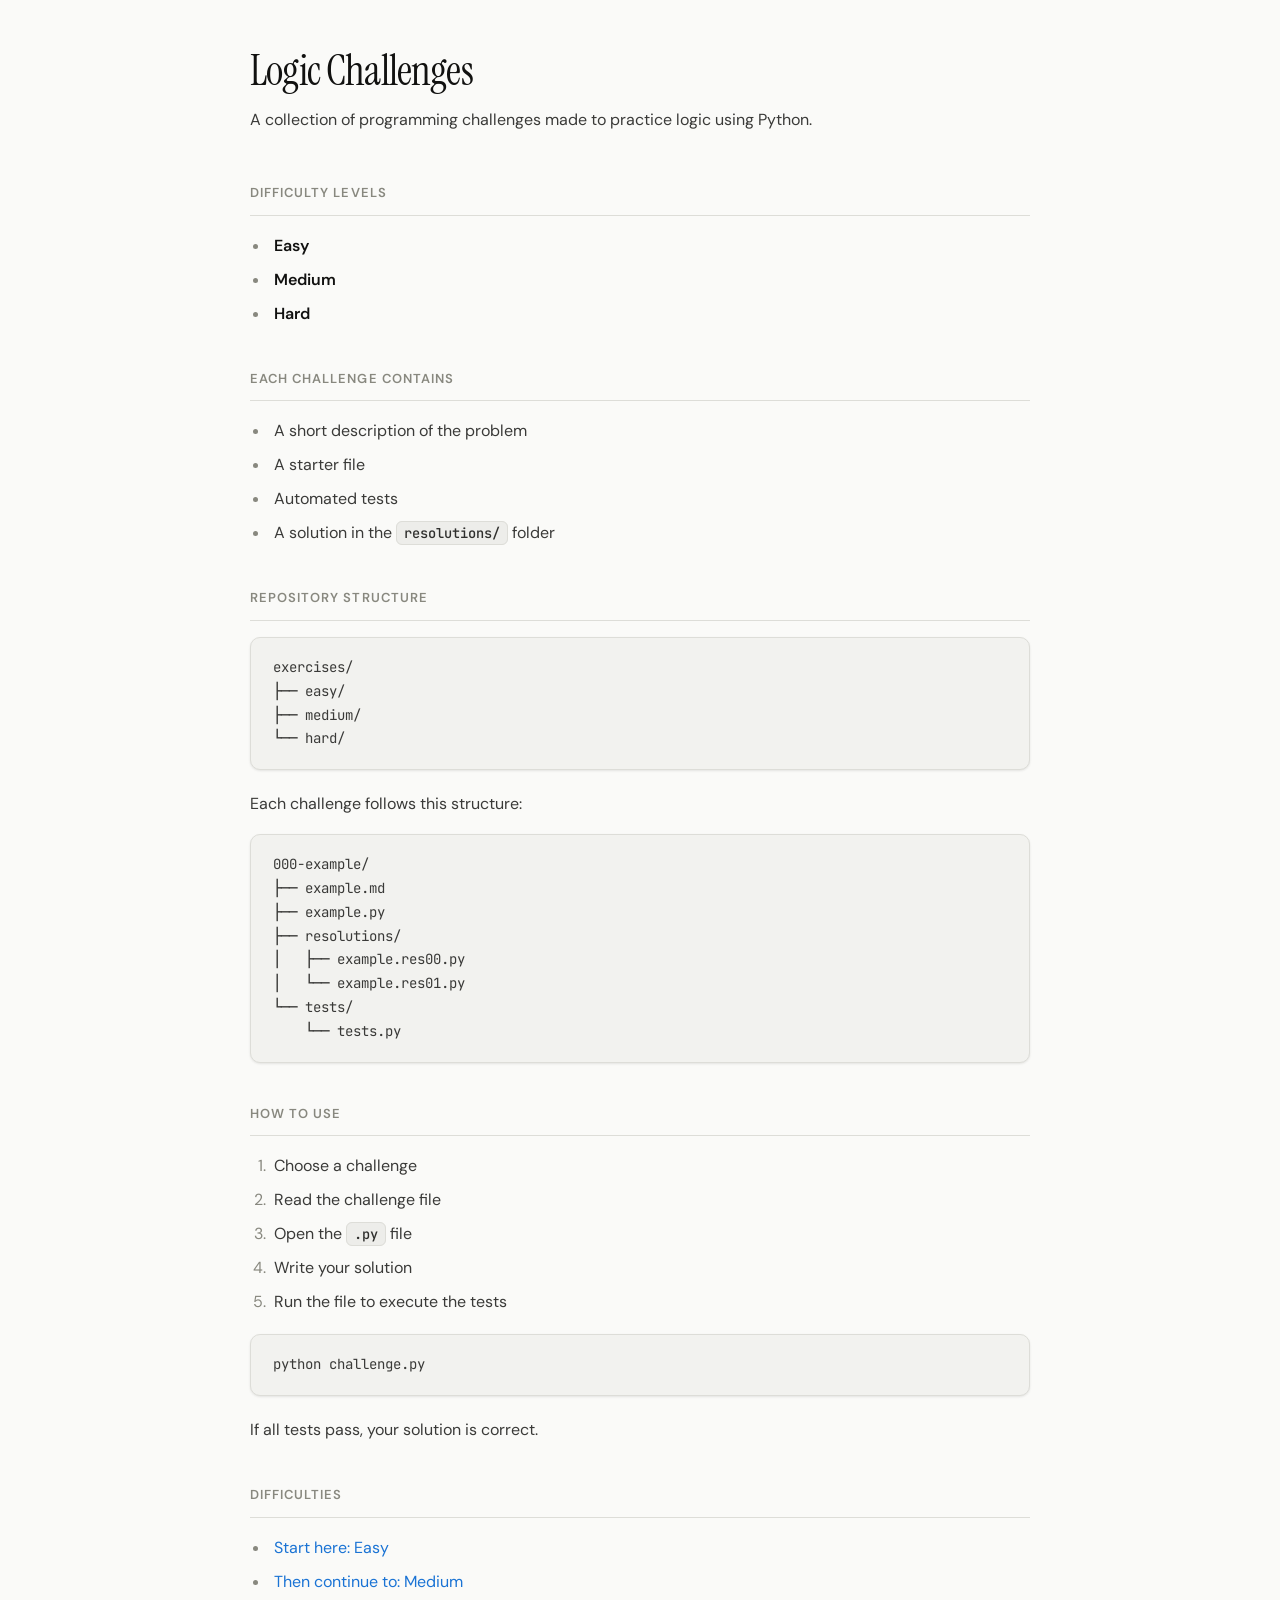
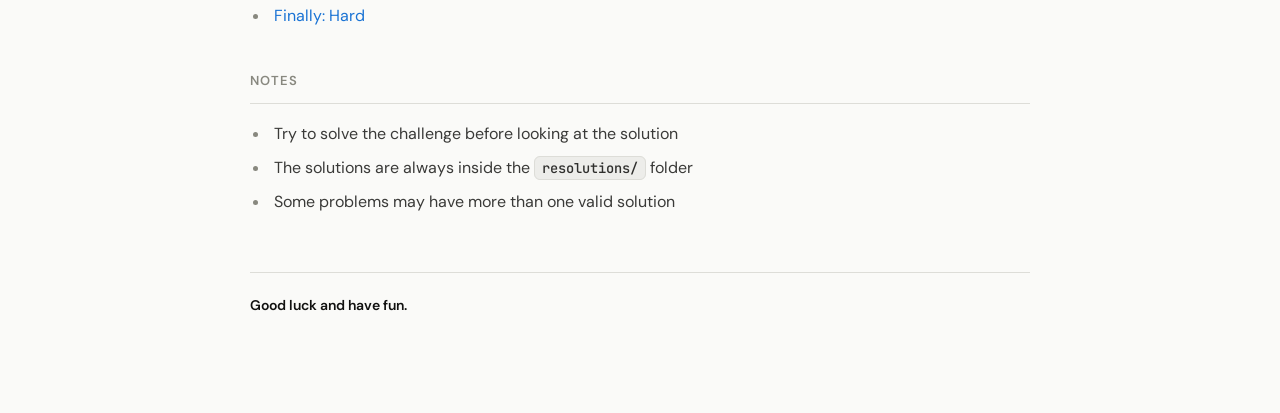
<file: index.html>
<!DOCTYPE html>
<html lang="en">
<head>
  <meta charset="UTF-8">
  <meta name="viewport" content="width=device-width, initial-scale=1.0">
  <title>Logic Challenges</title>
  <link rel="stylesheet" href="./index.css">
</head>
<body>
  <main>
    <header>
      <h1>Logic Challenges</h1>
      <p>A collection of programming challenges made to practice logic using Python.</p>
    </header>

    <section>
      <h2>Difficulty Levels</h2>
      <ul>
        <li><strong>Easy</strong></li>
        <li><strong>Medium</strong></li>
        <li><strong>Hard</strong></li>
      </ul>
    </section>

    <section>
      <h2>Each Challenge Contains</h2>
      <ul>
        <li>A short description of the problem</li>
        <li>A starter file</li>
        <li>Automated tests</li>
        <li>A solution in the <code>resolutions/</code> folder</li>
      </ul>
    </section>

    <section>
      <h2>Repository Structure</h2>

      <pre><code>exercises/
├── easy/
├── medium/
└── hard/</code></pre>

      <p>Each challenge follows this structure:</p>

      <pre><code>000-example/
├── example.md
├── example.py
├── resolutions/
│   ├── example.res00.py
│   └── example.res01.py
└── tests/
    └── tests.py</code></pre>
    </section>

    <section>
      <h2>How To Use</h2>

      <ol>
        <li>Choose a challenge</li>
        <li>Read the challenge file</li>
        <li>Open the <code>.py</code> file</li>
        <li>Write your solution</li>
        <li>Run the file to execute the tests</li>
      </ol>

      <pre><code>python challenge.py</code></pre>

      <p>If all tests pass, your solution is correct.</p>
    </section>

    <section>
      <h2>Difficulties</h2>

      <ul>
        <li><a href="./exercises/easy/easy.html">Start here: Easy</a></li>
        <li><a href="./exercises/medium/medium.html">Then continue to: Medium</a></li>
        <li><a href="./exercises/hard/hard.html">Finally: Hard</a></li>
      </ul>
    </section>

    <section>
      <h2>Notes</h2>

      <ul>
        <li>Try to solve the challenge before looking at the solution</li>
        <li>The solutions are always inside the <code>resolutions/</code> folder</li>
        <li>Some problems may have more than one valid solution</li>
      </ul>
    </section>

    <footer>
      <p><strong>Good luck and have fun.</strong></p>
    </footer>
  </main>
</body>
</html>
</file>
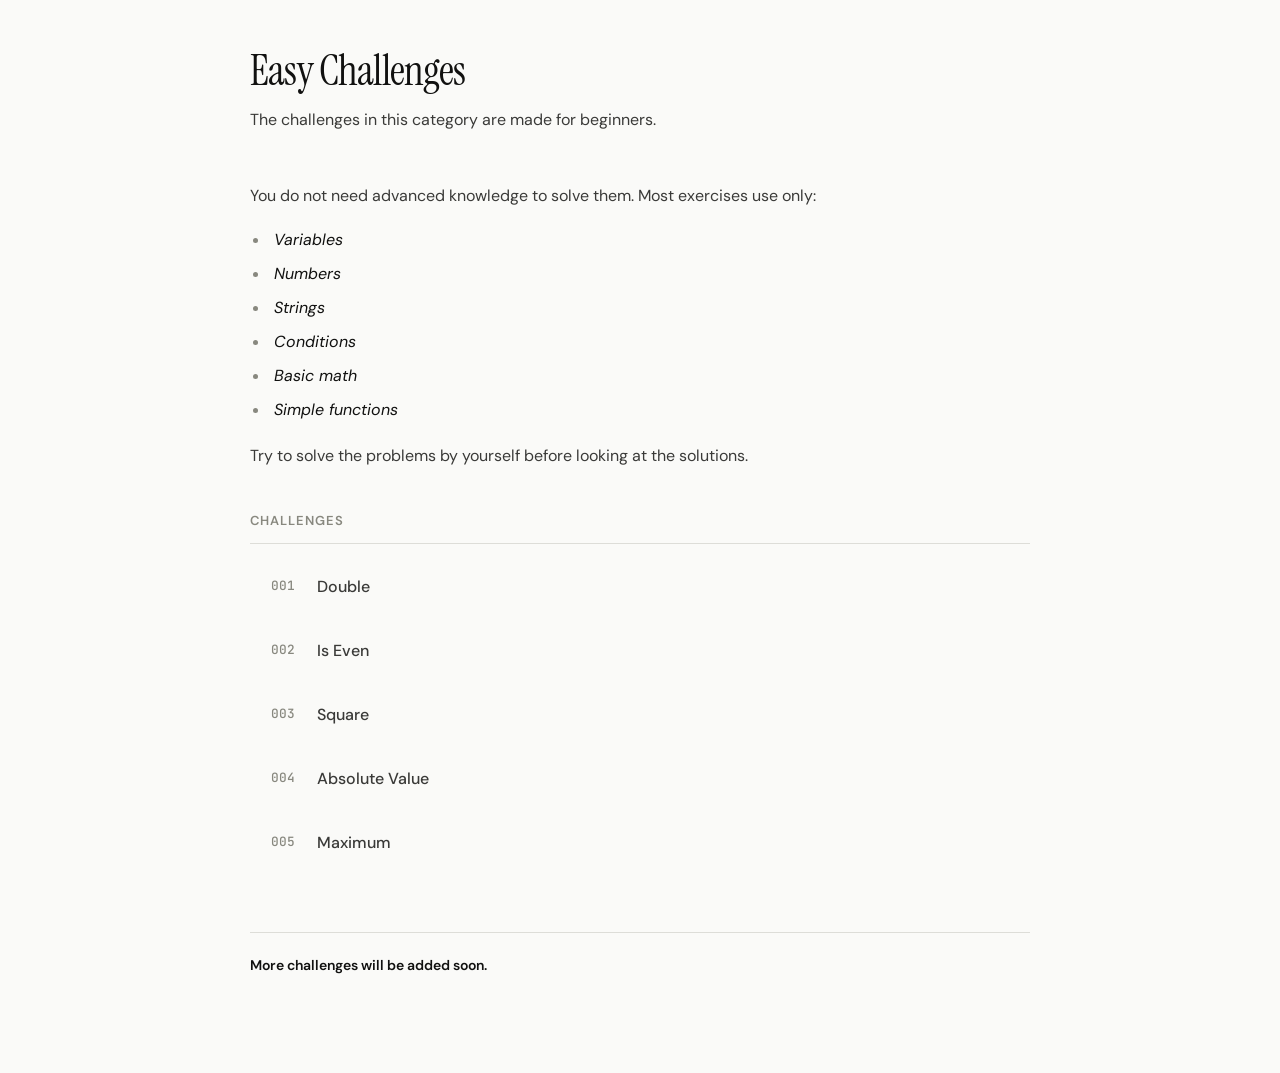
<file: exercises/easy/easy.html>
<!DOCTYPE html>
<html lang="en">
<head>
  <meta charset="UTF-8">
  <meta name="viewport" content="width=device-width, initial-scale=1.0">
  <title>Easy Challenges</title>
  <link rel="stylesheet" href="../../index.css">
</head>
<body>
  <main>
    <header>
      <h1>Easy Challenges</h1>
      <p>The challenges in this category are made for beginners.</p>
    </header>

    <section>
      <p>
        You do not need advanced knowledge to solve them. Most exercises use only:
      </p>

      <ul>
        <li><em>Variables</em></li>
        <li><em>Numbers</em></li>
        <li><em>Strings</em></li>
        <li><em>Conditions</em></li>
        <li><em>Basic math</em></li>
        <li><em>Simple functions</em></li>
      </ul>

      <p>
        Try to solve the problems by yourself before looking at the solutions.
      </p>
    </section>

    <section>
      <h2>Challenges</h2>

      <ul class="challenge-list">
        <li>
          <a href="./001-double/double.html">
            <span class="challenge-number">001</span>
            <span class="challenge-name">Double</span>
          </a>
        </li>
        
        <li>
          <a href="./002-is-even/is-even.html">
            <span class="challenge-number">002</span>
            <span class="challenge-name">Is Even</span>
          </a>
        </li>
        
        <li>
          <a href="./003-square/square.html">
            <span class="challenge-number">003</span>
            <span class="challenge-name">Square</span>
          </a>
        </li>
        
        <li>
          <a href="./004-absolute-value/absolute-value.html">
            <span class="challenge-number">004</span>
            <span class="challenge-name">Absolute Value</span>
          </a>
        </li>
        
        <li>
          <a href="./005-maximum/maximum.html">
            <span class="challenge-number">005</span>
            <span class="challenge-name">Maximum</span>
          </a>
        </li>
        
        
      </ul>
    </section>

    <footer>
      <p><strong>More challenges will be added soon.</strong></p>
    </footer>
  </main>
</body>
</html>
</file>
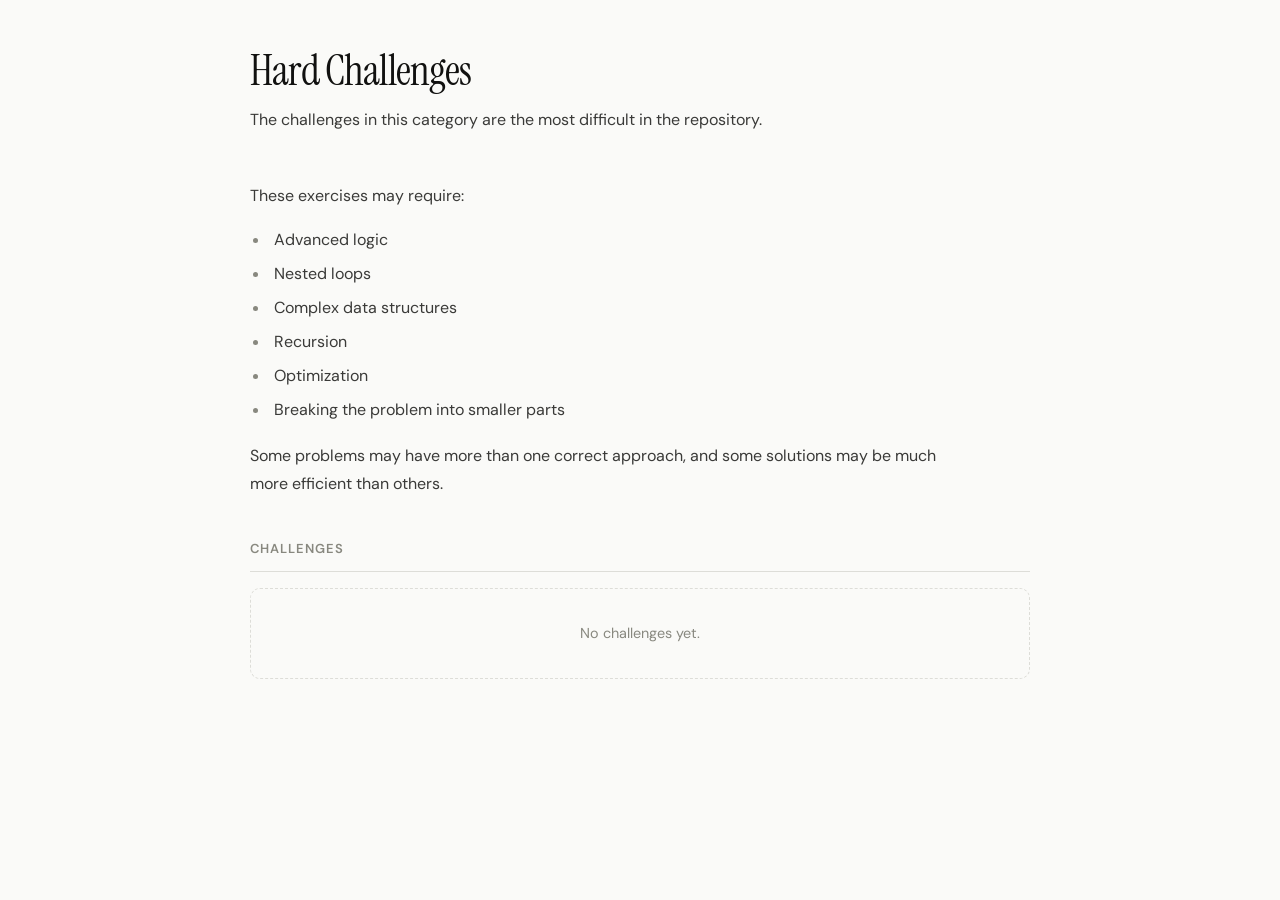
<file: exercises/hard/hard.html>
<!DOCTYPE html>
<html lang="en">
<head>
  <meta charset="UTF-8">
  <meta name="viewport" content="width=device-width, initial-scale=1.0">
  <title>Hard Challenges</title>
  <link rel="stylesheet" href="../../index.css">
</head>
<body>
  <main>
    <header>
      <h1>Hard Challenges</h1>
      <p>
        The challenges in this category are the most difficult in the repository.
      </p>
    </header>

    <section>
      <p>These exercises may require:</p>

      <ul>
        <li>Advanced logic</li>
        <li>Nested loops</li>
        <li>Complex data structures</li>
        <li>Recursion</li>
        <li>Optimization</li>
        <li>Breaking the problem into smaller parts</li>
      </ul>

      <p>
        Some problems may have more than one correct approach, and some solutions may be much more efficient than others.
      </p>
    </section>

    <section>
      <h2>Challenges</h2>

      <div class="empty-state">
        <p>No challenges yet.</p>
      </div>
    </section>
  </main>
</body>
</html>
</file>
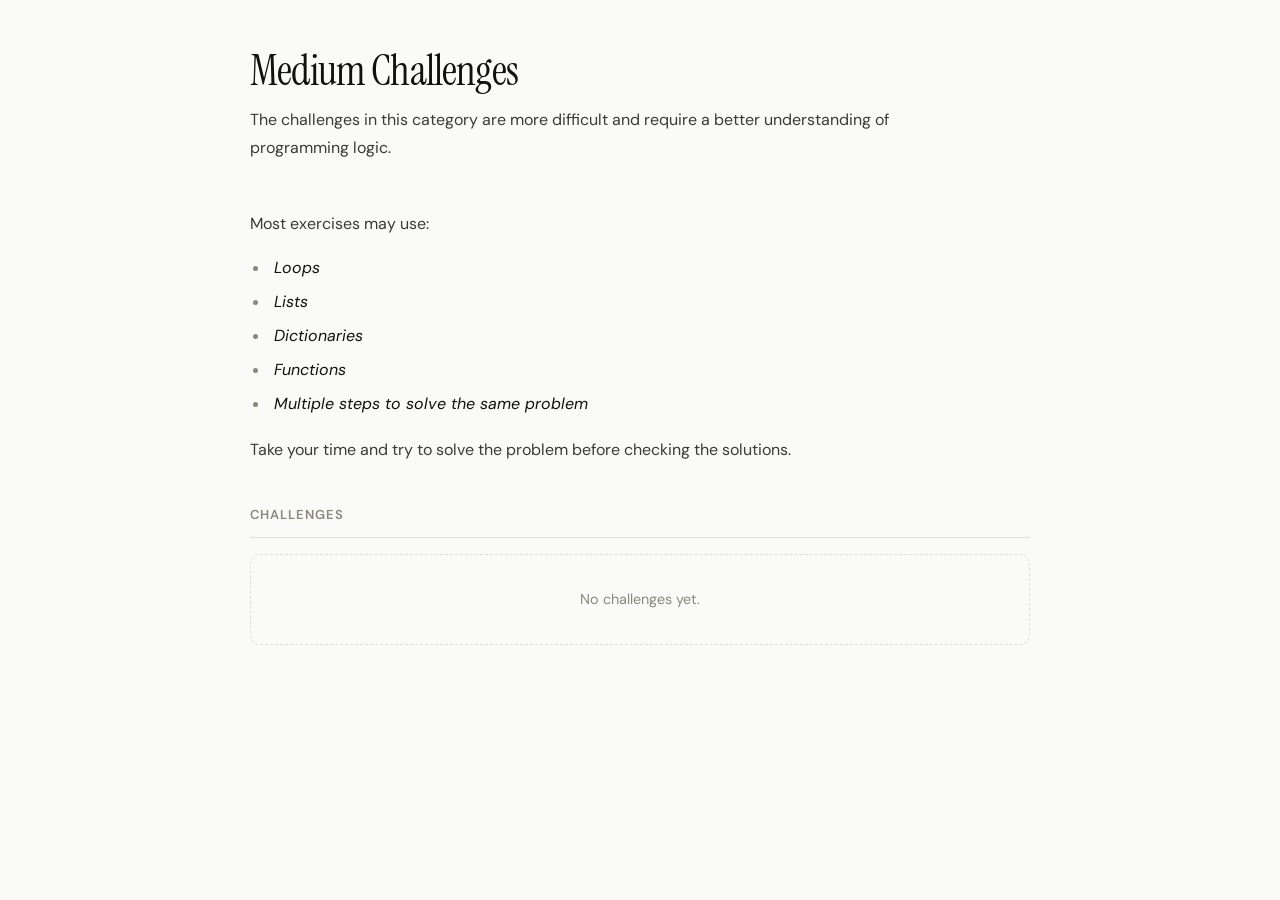
<file: exercises/medium/medium.html>
<!DOCTYPE html>
<html lang="en">
<head>
  <meta charset="UTF-8">
  <meta name="viewport" content="width=device-width, initial-scale=1.0">
  <title>Medium Challenges</title>
  <link rel="stylesheet" href="../../index.css">
</head>
<body>
  <main>
    <header>
      <h1>Medium Challenges</h1>
      <p>
        The challenges in this category are more difficult and require a better understanding of programming logic.
      </p>
    </header>

    <section>
      <p>Most exercises may use:</p>

      <ul>
        <li><em>Loops</em></li>
        <li><em>Lists</em></li>
        <li><em>Dictionaries</em></li>
        <li><em>Functions</em></li>
        <li><em>Multiple steps to solve the same problem</em></li>
      </ul>

      <p>
        Take your time and try to solve the problem before checking the solutions.
      </p>
    </section>

    <section>
      <h2>Challenges</h2>

      <div class="empty-state">
        <p>No challenges yet.</p>
      </div>
    </section>
  </main>
</body>
</html>
</file>
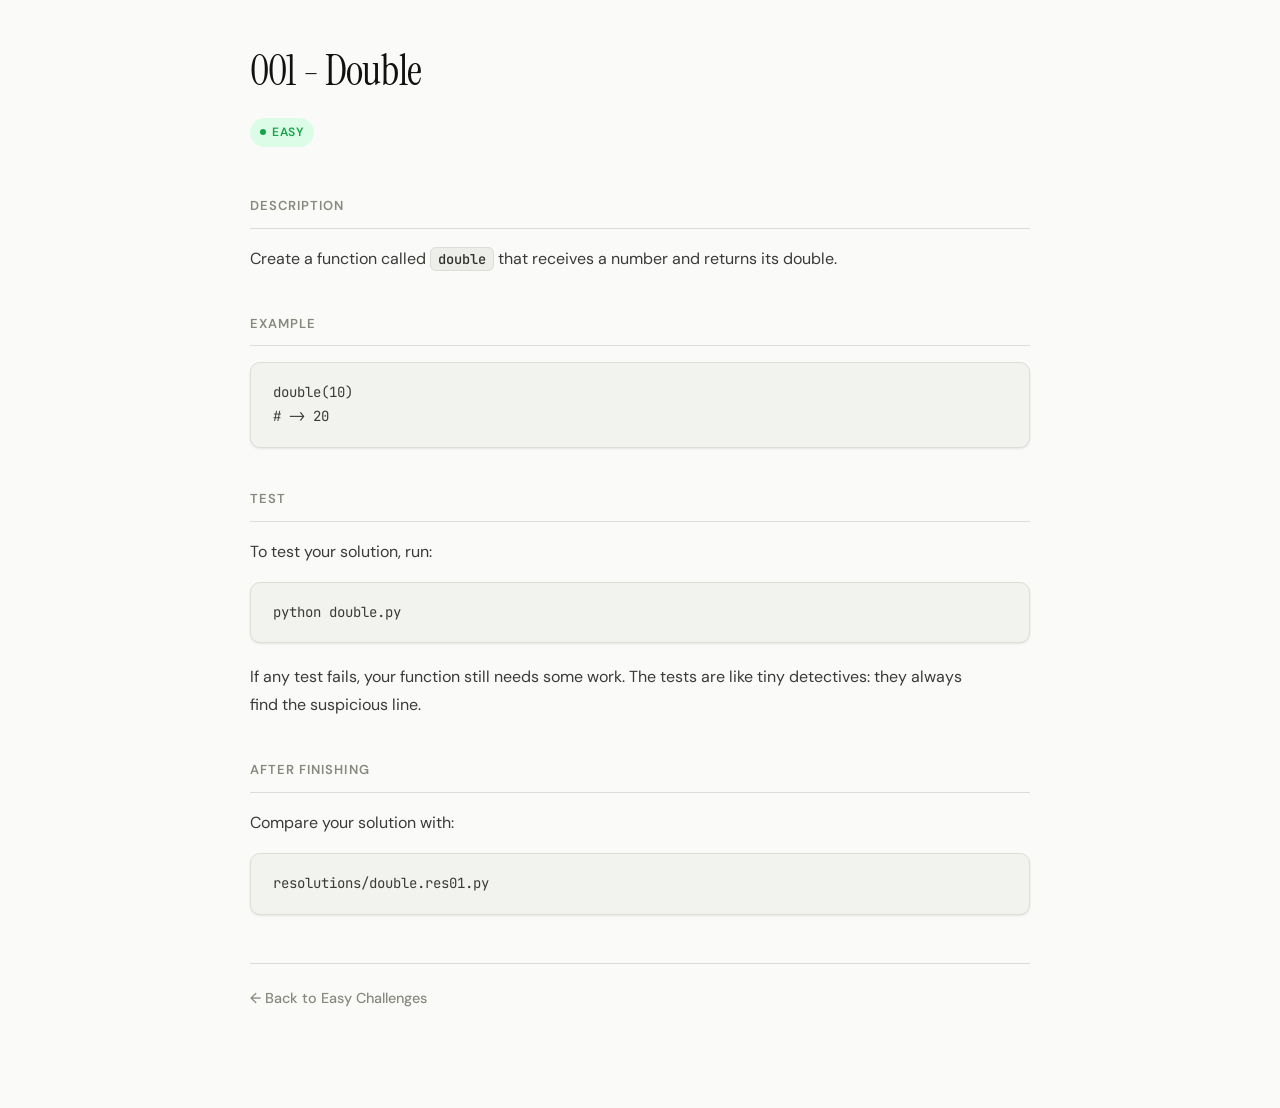
<file: exercises/easy/001-double/double.html>
<!DOCTYPE html>
<html lang="en">
<head>
  <meta charset="UTF-8">
  <meta name="viewport" content="width=device-width, initial-scale=1.0">
  <title>001 - Double</title>
  <link rel="stylesheet" href="../../../index.css">
</head>
<body>
  <main>
    <header>
      <h1>001 - Double</h1>

      <div class="difficulty easy">
        Easy
      </div>
    </header>

    <section>
      <h2>Description</h2>

      <p>
        Create a function called <code>double</code> that receives a number and returns its double.
      </p>
    </section>

    <section>
      <h2>Example</h2>

      <pre><code>double(10)
# -> 20</code></pre>
    </section>

    <section>
      <h2>Test</h2>

      <p>
        To test your solution, run:
      </p>

      <pre><code>python double.py</code></pre>

      <p>
        If any test fails, your function still needs some work. The tests are like tiny detectives: they always find the suspicious line.
      </p>
    </section>

    <section>
      <h2>After Finishing</h2>

      <p>
        Compare your solution with:
      </p>

      <pre><code>resolutions/double.res01.py</code></pre>
    </section>

    <nav class="page-navigation">
      <a href="../easy.html">← Back to Easy Challenges</a>
    </nav>
  </main>
</body>
</html>
</file>
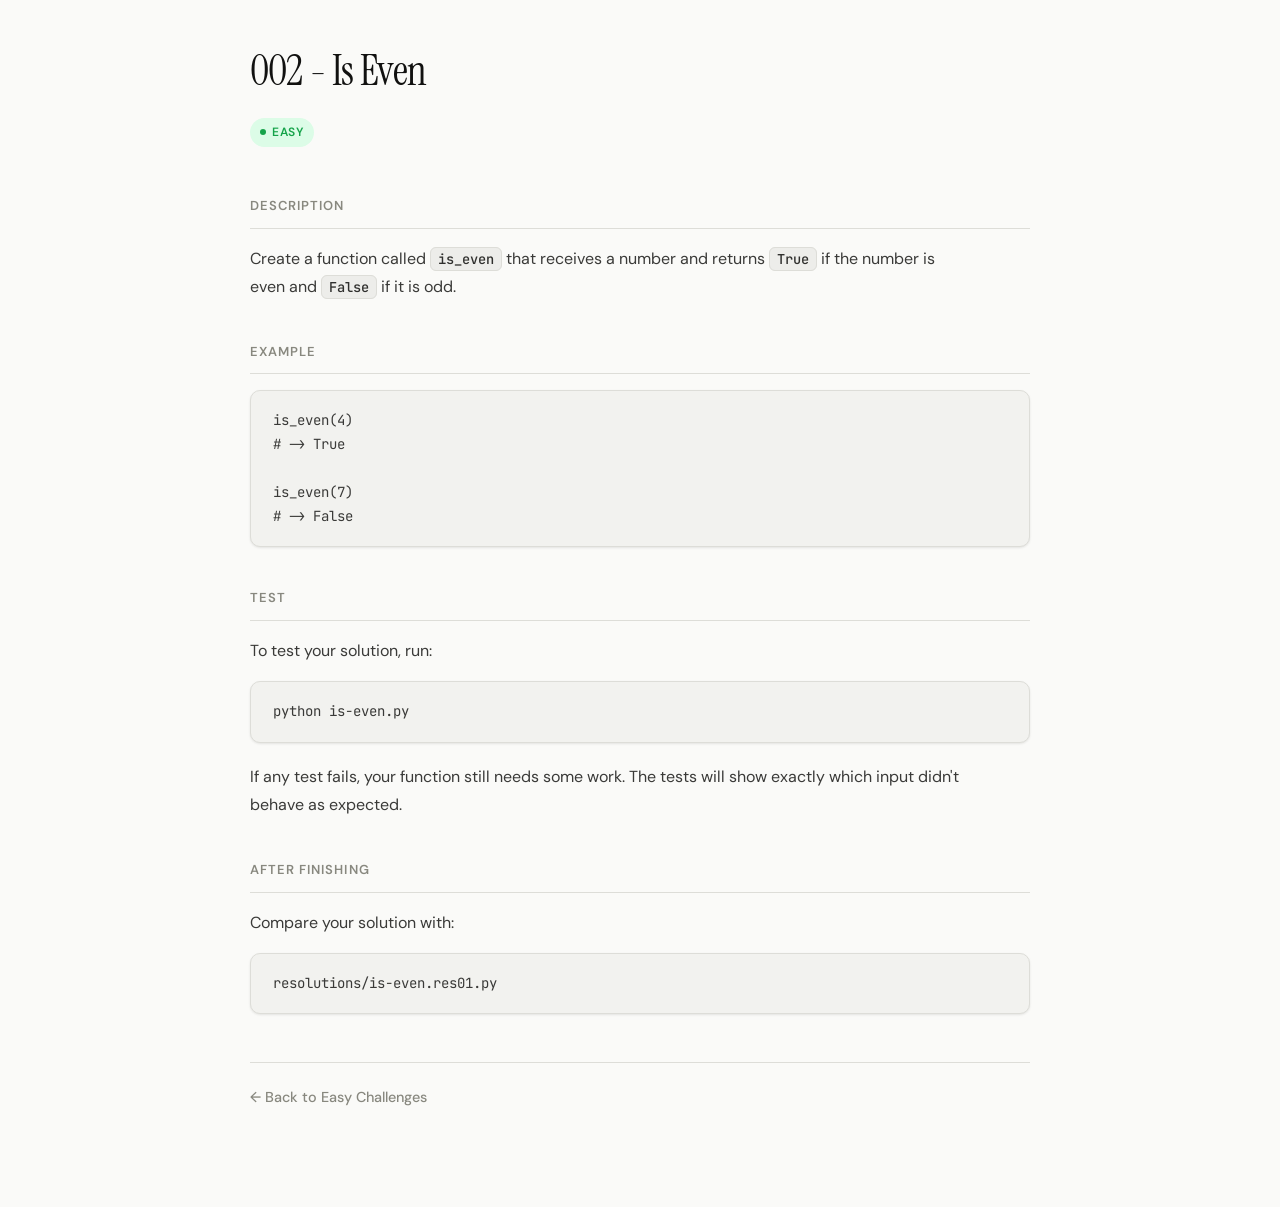
<file: exercises/easy/002-is-even/is-even.html>
<!DOCTYPE html>
<html lang="en">
<head>
  <meta charset="UTF-8">
  <meta name="viewport" content="width=device-width, initial-scale=1.0">
  <title>002 - Is Even</title>
  <link rel="stylesheet" href="../../../index.css">
</head>
<body>
  <main>
    <header>
      <h1>002 - Is Even</h1>

      <div class="difficulty easy">
        Easy
      </div>
    </header>

    <section>
      <h2>Description</h2>

      <p>
        Create a function called <code>is_even</code> that receives a number and returns <code>True</code> if the number is even and <code>False</code> if it is odd.
      </p>
    </section>

    <section>
      <h2>Example</h2>

      <pre><code>is_even(4)
# -> True

is_even(7)
# -> False</code></pre>
    </section>

    <section>
      <h2>Test</h2>

      <p>
        To test your solution, run:
      </p>

      <pre><code>python is-even.py</code></pre>

      <p>
        If any test fails, your function still needs some work. The tests will show exactly which input didn't behave as expected.
      </p>
    </section>

    <section>
      <h2>After Finishing</h2>

      <p>
        Compare your solution with:
      </p>

      <pre><code>resolutions/is-even.res01.py</code></pre>
    </section>

    <nav class="page-navigation">
      <a href="../easy.html">← Back to Easy Challenges</a>
    </nav>
  </main>
</body>
</html>
</file>
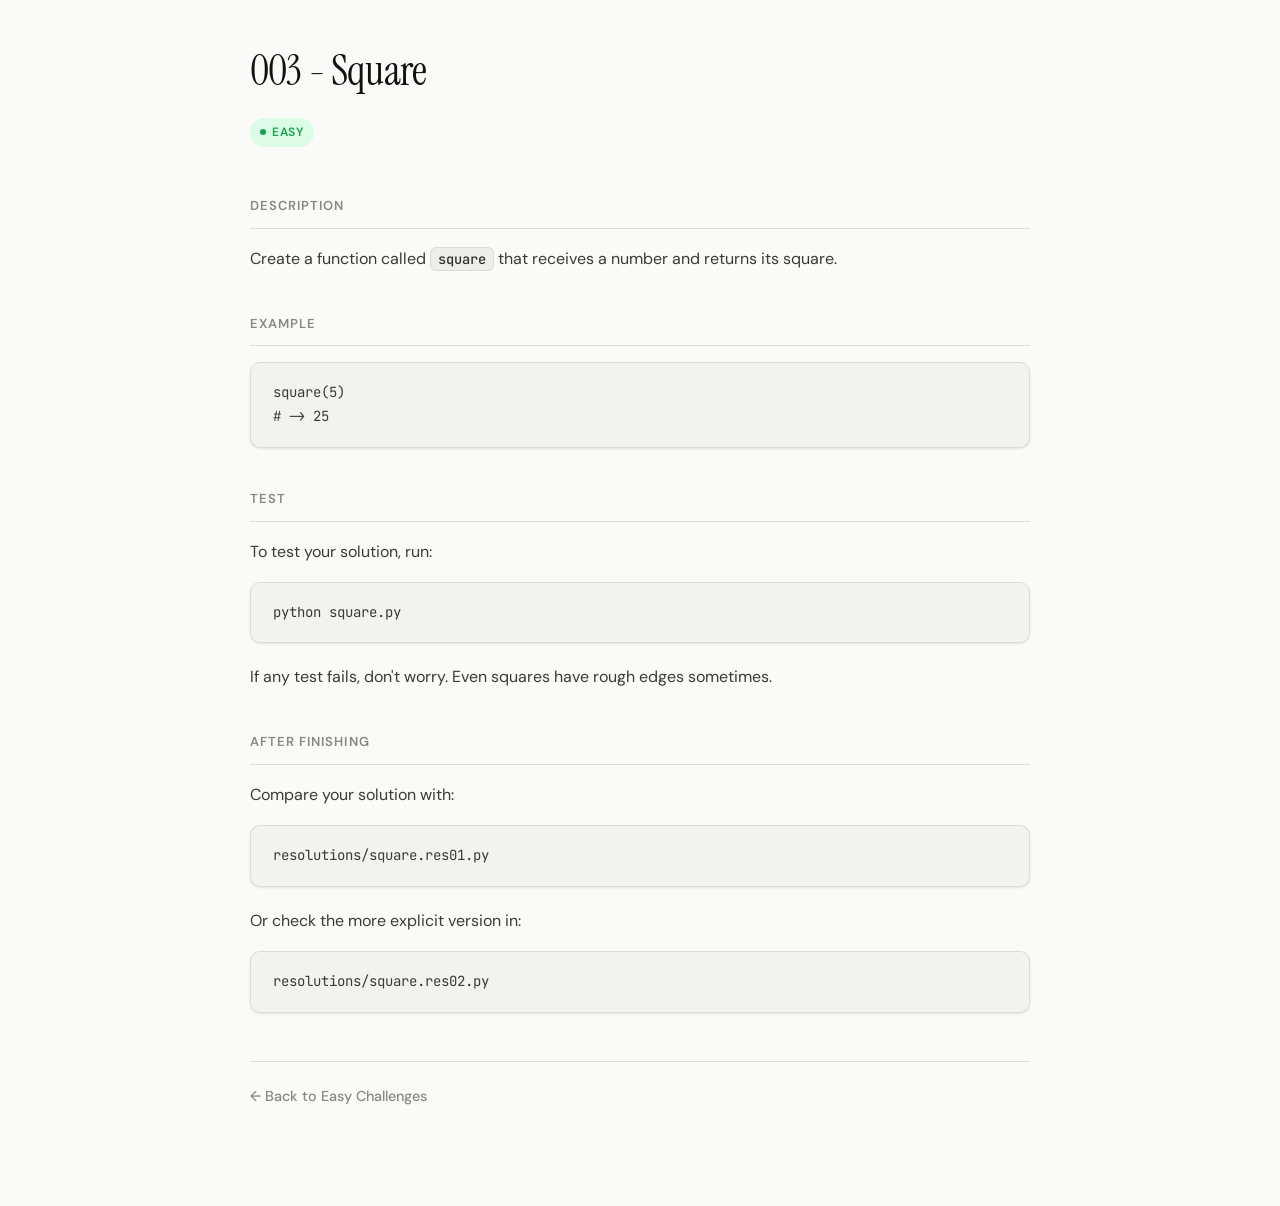
<file: exercises/easy/003-square/square.html>
<!DOCTYPE html>
<html lang="en">
<head>
  <meta charset="UTF-8">
  <meta name="viewport" content="width=device-width, initial-scale=1.0">
  <title>003 - Square</title>
  <link rel="stylesheet" href="../../../index.css">
</head>
<body>
  <main>
    <header>
      <h1>003 - Square</h1>

      <div class="difficulty easy">
        Easy
      </div>
    </header>

    <section>
      <h2>Description</h2>

      <p>
        Create a function called <code>square</code> that receives a number and returns its square.
      </p>
    </section>

    <section>
      <h2>Example</h2>

      <pre><code>square(5)
# -> 25</code></pre>
    </section>

    <section>
      <h2>Test</h2>

      <p>
        To test your solution, run:
      </p>

      <pre><code>python square.py</code></pre>

      <p>
        If any test fails, don't worry. Even squares have rough edges sometimes.
      </p>
    </section>

    <section>
      <h2>After Finishing</h2>

      <p>
        Compare your solution with:
      </p>

      <pre><code>resolutions/square.res01.py</code></pre>

      <p>
        Or check the more explicit version in:
      </p>

      <pre><code>resolutions/square.res02.py</code></pre>
    </section>

    <nav class="page-navigation">
      <a href="../easy.html">← Back to Easy Challenges</a>
    </nav>
  </main>
</body>
</html>
</file>
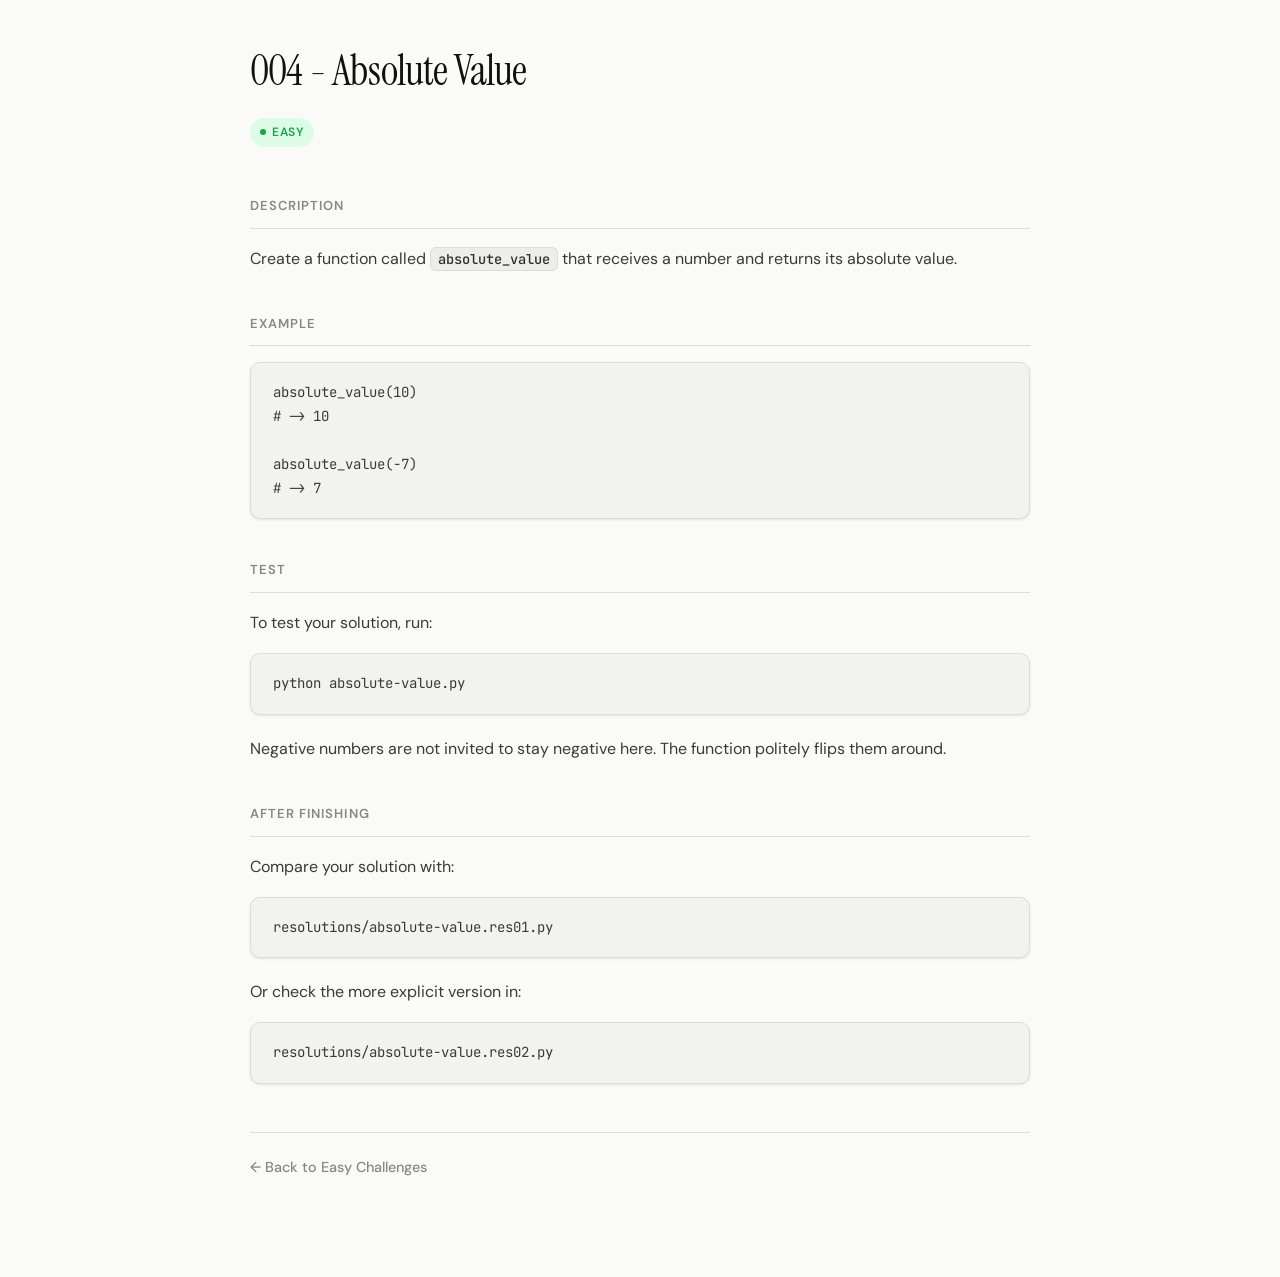
<file: exercises/easy/004-absolute-value/absolute-value.html>
<!DOCTYPE html>
<html lang="en">
<head>
  <meta charset="UTF-8">
  <meta name="viewport" content="width=device-width, initial-scale=1.0">
  <title>004 - Absolute Value</title>
  <link rel="stylesheet" href="../../../index.css">
</head>
<body>
  <main>
    <header>
      <h1>004 - Absolute Value</h1>

      <div class="difficulty easy">
        Easy
      </div>
    </header>

    <section>
      <h2>Description</h2>

      <p>
        Create a function called <code>absolute_value</code> that receives a number and returns its absolute value.
      </p>
    </section>

    <section>
      <h2>Example</h2>

      <pre><code>absolute_value(10)
# -> 10

absolute_value(-7)
# -> 7</code></pre>
    </section>

    <section>
      <h2>Test</h2>

      <p>
        To test your solution, run:
      </p>

      <pre><code>python absolute-value.py</code></pre>

      <p>
        Negative numbers are not invited to stay negative here. The function politely flips them around.
      </p>
    </section>

    <section>
      <h2>After Finishing</h2>

      <p>
        Compare your solution with:
      </p>

      <pre><code>resolutions/absolute-value.res01.py</code></pre>

      <p>
        Or check the more explicit version in:
      </p>

      <pre><code>resolutions/absolute-value.res02.py</code></pre>
    </section>

    <nav class="page-navigation">
      <a href="../easy.html">← Back to Easy Challenges</a>
    </nav>
  </main>
</body>
</html>
</file>
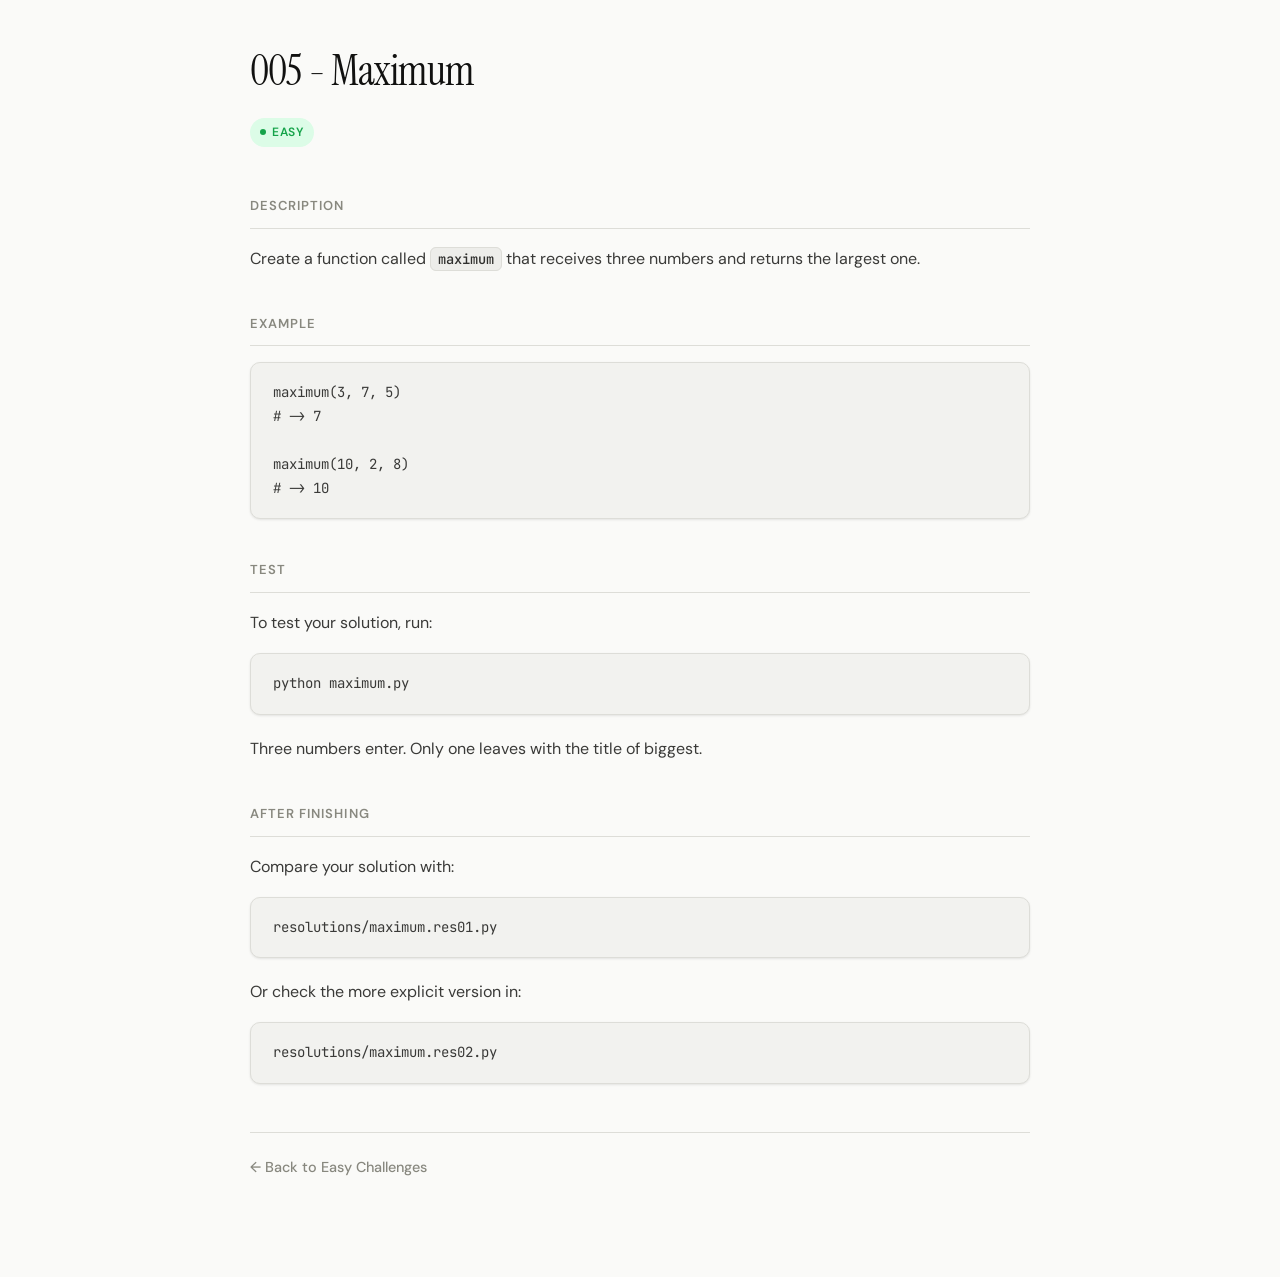
<file: exercises/easy/005-maximum/maximum.html>
<!DOCTYPE html>
<html lang="en">
<head>
  <meta charset="UTF-8">
  <meta name="viewport" content="width=device-width, initial-scale=1.0">
  <title>005 - Maximum</title>
  <link rel="stylesheet" href="../../../index.css">
</head>
<body>
  <main>
    <header>
      <h1>005 - Maximum</h1>

      <div class="difficulty easy">
        Easy
      </div>
    </header>

    <section>
      <h2>Description</h2>

      <p>
        Create a function called <code>maximum</code> that receives three numbers and returns the largest one.
      </p>
    </section>

    <section>
      <h2>Example</h2>

      <pre><code>maximum(3, 7, 5)
# -> 7

maximum(10, 2, 8)
# -> 10</code></pre>
    </section>

    <section>
      <h2>Test</h2>

      <p>
        To test your solution, run:
      </p>

      <pre><code>python maximum.py</code></pre>

      <p>
        Three numbers enter. Only one leaves with the title of biggest.
      </p>
    </section>

    <section>
      <h2>After Finishing</h2>

      <p>
        Compare your solution with:
      </p>

      <pre><code>resolutions/maximum.res01.py</code></pre>

      <p>
        Or check the more explicit version in:
      </p>

      <pre><code>resolutions/maximum.res02.py</code></pre>
    </section>

    <nav class="page-navigation">
      <a href="../easy.html">← Back to Easy Challenges</a>
    </nav>
  </main>
</body>
</html>
</file>
<file: index.css>
@import url('https://fonts.googleapis.com/css2?family=Instrument+Serif:ital@0;1&family=DM+Sans:ital,opsz,wght@0,9..40,300..700;1,9..40,300..500&family=JetBrains+Mono:wght@400;500&display=swap');

/* ─── Reset ─── */
*,
*::before,
*::after {
  box-sizing: border-box;
  margin: 0;
  padding: 0;
}

/* ─── Tokens ─── */
:root {
  color-scheme: light dark;

  --bg:             #fafaf8;
  --surface:        #f2f2ef;
  --surface-2:      #e8e8e4;
  --overlay:        rgba(0, 0, 0, 0.04);

  --border:         #ddddd8;
  --border-subtle:  #ebebе8;

  --text:           #3a3a38;
  --text-muted:     #88887f;
  --heading:        #111110;

  --link:           #1a73d4;
  --link-hover:     #0f5ab3;
  --accent:         #1a73d4;
  --accent-bg:      #edf3fc;

  --easy:           #16a34a;
  --easy-bg:        #dcfce7;
  --medium:         #d97706;
  --medium-bg:      #fef3c7;
  --hard:           #dc2626;
  --hard-bg:        #fee2e2;

  --code-bg:        #ededea;
  --code-text:      #2f2f2d;
  --pre-bg:         #f2f2ef;

  --shadow-sm:      0 1px 3px rgba(0,0,0,0.06), 0 1px 2px rgba(0,0,0,0.04);

  --ease:           cubic-bezier(0.16, 1, 0.3, 1);
  --duration:       160ms;

  --radius-sm:      6px;
  --radius-md:      10px;
}

@media (prefers-color-scheme: dark) {
  :root {
    --bg:             #111110;
    --surface:        #1a1a18;
    --surface-2:      #222220;
    --overlay:        rgba(255, 255, 255, 0.05);

    --border:         #2e2e2b;
    --border-subtle:  #242422;

    --text:           #cececb;
    --text-muted:     #6b6b68;
    --heading:        #f0f0ee;

    --link:           #5b9cf6;
    --link-hover:     #7db4ff;
    --accent:         #5b9cf6;
    --accent-bg:      #1a2133;

    --easy:           #4ade80;
    --easy-bg:        #052e16;
    --medium:         #fbbf24;
    --medium-bg:      #1c1400;
    --hard:           #f87171;
    --hard-bg:        #2d0000;

    --code-bg:        #1e1e1c;
    --code-text:      #b8b8b5;
    --pre-bg:         #161614;

    --shadow-sm:      0 1px 3px rgba(0,0,0,0.3), 0 1px 2px rgba(0,0,0,0.2);
  }
}

/* ─── Base ─── */
html {
  -webkit-font-smoothing: antialiased;
  -moz-osx-font-smoothing: grayscale;
  text-rendering: optimizeLegibility;
  scroll-behavior: smooth;
}

body {
  background-color: var(--bg);
  color: var(--text);
  font-family: 'DM Sans', system-ui, sans-serif;
  font-size: 1rem;
  line-height: 1.75;
  padding: 48px 24px 96px;
}

/* ─── Layout ─── */
main {
  max-width: 780px;
  margin: 0 auto;
}

header {
  margin-bottom: 48px;
}

section {
  margin-bottom: 40px;
}

footer {
  margin-top: 56px;
  padding-top: 20px;
  border-top: 1px solid var(--border);
  font-size: 0.875rem;
  color: var(--text-muted);
}

/* ─── Typography ─── */
h1 {
  font-family: 'Instrument Serif', Georgia, serif;
  font-size: clamp(1.75rem, 5vw, 2.6rem);
  font-weight: 400;
  line-height: 1.15;
  letter-spacing: -0.02em;
  color: var(--heading);
  margin-bottom: 10px;
}

h2 {
  font-size: 0.8125rem;
  font-weight: 600;
  letter-spacing: 0.08em;
  text-transform: uppercase;
  color: var(--text-muted);
  margin-bottom: 16px;
  margin-top: 40px;
  padding-bottom: 10px;
  border-bottom: 1px solid var(--border);
}

h2:first-child {
  margin-top: 0;
}

p {
  margin-bottom: 16px;
  max-width: 65ch;
}

p:last-child {
  margin-bottom: 0;
}

strong {
  font-weight: 600;
  color: var(--heading);
}

em {
  font-style: italic;
  color: var(--heading);
}

/* ─── Lists ─── */
ul,
ol {
  padding-left: 20px;
  margin-bottom: 18px;
}

li {
  margin-bottom: 6px;
  padding-left: 4px;
}

li::marker {
  color: var(--text-muted);
}

/* ─── Links ─── */
a {
  color: var(--link);
  text-decoration: none;
  text-underline-offset: 3px;
  transition: color var(--duration) var(--ease);
}

a:hover {
  color: var(--link-hover);
  text-decoration: underline;
}

/* ─── Inline code ─── */
code {
  font-family: 'JetBrains Mono', Consolas, monospace;
  font-size: 0.855em;
  font-weight: 500;
  background-color: var(--code-bg);
  color: var(--code-text);
  padding: 2px 7px;
  border-radius: var(--radius-sm);
  border: 1px solid var(--border);
}

/* ─── Code blocks ─── */
pre {
  font-family: 'JetBrains Mono', Consolas, monospace;
  font-size: 0.875rem;
  line-height: 1.7;
  background-color: var(--pre-bg);
  border: 1px solid var(--border);
  border-radius: var(--radius-md);
  padding: 18px 22px;
  overflow-x: auto;
  margin: 10px 0 20px;
  box-shadow: var(--shadow-sm);
}

pre code {
  background: none;
  border: none;
  padding: 0;
  font-size: inherit;
  font-weight: 400;
  color: inherit;
}

/* ─── Difficulty badge ─── */
.difficulty {
  display: inline-flex;
  align-items: center;
  gap: 6px;
  font-size: 0.75rem;
  font-weight: 600;
  letter-spacing: 0.06em;
  text-transform: uppercase;
  padding: 4px 10px;
  border-radius: 99px;
  margin-top: 12px;
}

.difficulty::before {
  content: '';
  display: block;
  width: 6px;
  height: 6px;
  border-radius: 50%;
  background-color: currentColor;
}

.difficulty.easy {
  color: var(--easy);
  background-color: var(--easy-bg);
}

.difficulty.medium {
  color: var(--medium);
  background-color: var(--medium-bg);
}

.difficulty.hard {
  color: var(--hard);
  background-color: var(--hard-bg);
}

/* ─── Challenge list ─── */
.challenge-list {
  list-style: none;
  padding: 0;
  margin: 0;
  display: flex;
  flex-direction: column;
  gap: 4px;
}

.challenge-list a {
  display: flex;
  align-items: center;
  gap: 14px;
  padding: 12px 16px;
  border-radius: var(--radius-md);
  border: 1px solid transparent;
  color: var(--text);
  text-decoration: none;
  transition:
    background-color var(--duration) var(--ease),
    border-color var(--duration) var(--ease),
    color var(--duration) var(--ease);
}

.challenge-list a:hover {
  background-color: var(--surface);
  border-color: var(--border);
  color: var(--heading);
  text-decoration: none;
}

.challenge-number {
  font-family: 'JetBrains Mono', Consolas, monospace;
  font-size: 0.8rem;
  font-weight: 500;
  color: var(--text-muted);
  min-width: 32px;
}

.challenge-name {
  font-weight: 500;
  color: inherit;
}

/* ─── Empty state ─── */
.empty-state {
  padding: 32px 20px;
  border: 1px dashed var(--border);
  border-radius: var(--radius-md);
  text-align: center;
}

.empty-state p {
  color: var(--text-muted);
  font-size: 0.9rem;
  margin: 0;
  max-width: none;
}

/* ─── Page navigation ─── */
.page-navigation {
  margin-top: 48px;
  padding-top: 20px;
  border-top: 1px solid var(--border);
}

.page-navigation a {
  font-size: 0.9rem;
  font-weight: 500;
  display: inline-flex;
  align-items: center;
  gap: 6px;
  color: var(--text-muted);
  transition: color var(--duration) var(--ease);
}

.page-navigation a:hover {
  color: var(--heading);
  text-decoration: none;
}

/* ─── Selection ─── */
::selection {
  background: var(--accent-bg);
  color: var(--heading);
}

/* ─── Scrollbar (Webkit) ─── */
::-webkit-scrollbar { width: 5px; height: 5px; }
::-webkit-scrollbar-track { background: transparent; }
::-webkit-scrollbar-thumb { background: var(--border); border-radius: 99px; }

/* ─── Reduced motion ─── */
@media (prefers-reduced-motion: reduce) {
  *, *::before, *::after {
    transition-duration: 0.01ms !important;
    animation-duration: 0.01ms !important;
  }
}
</file>
